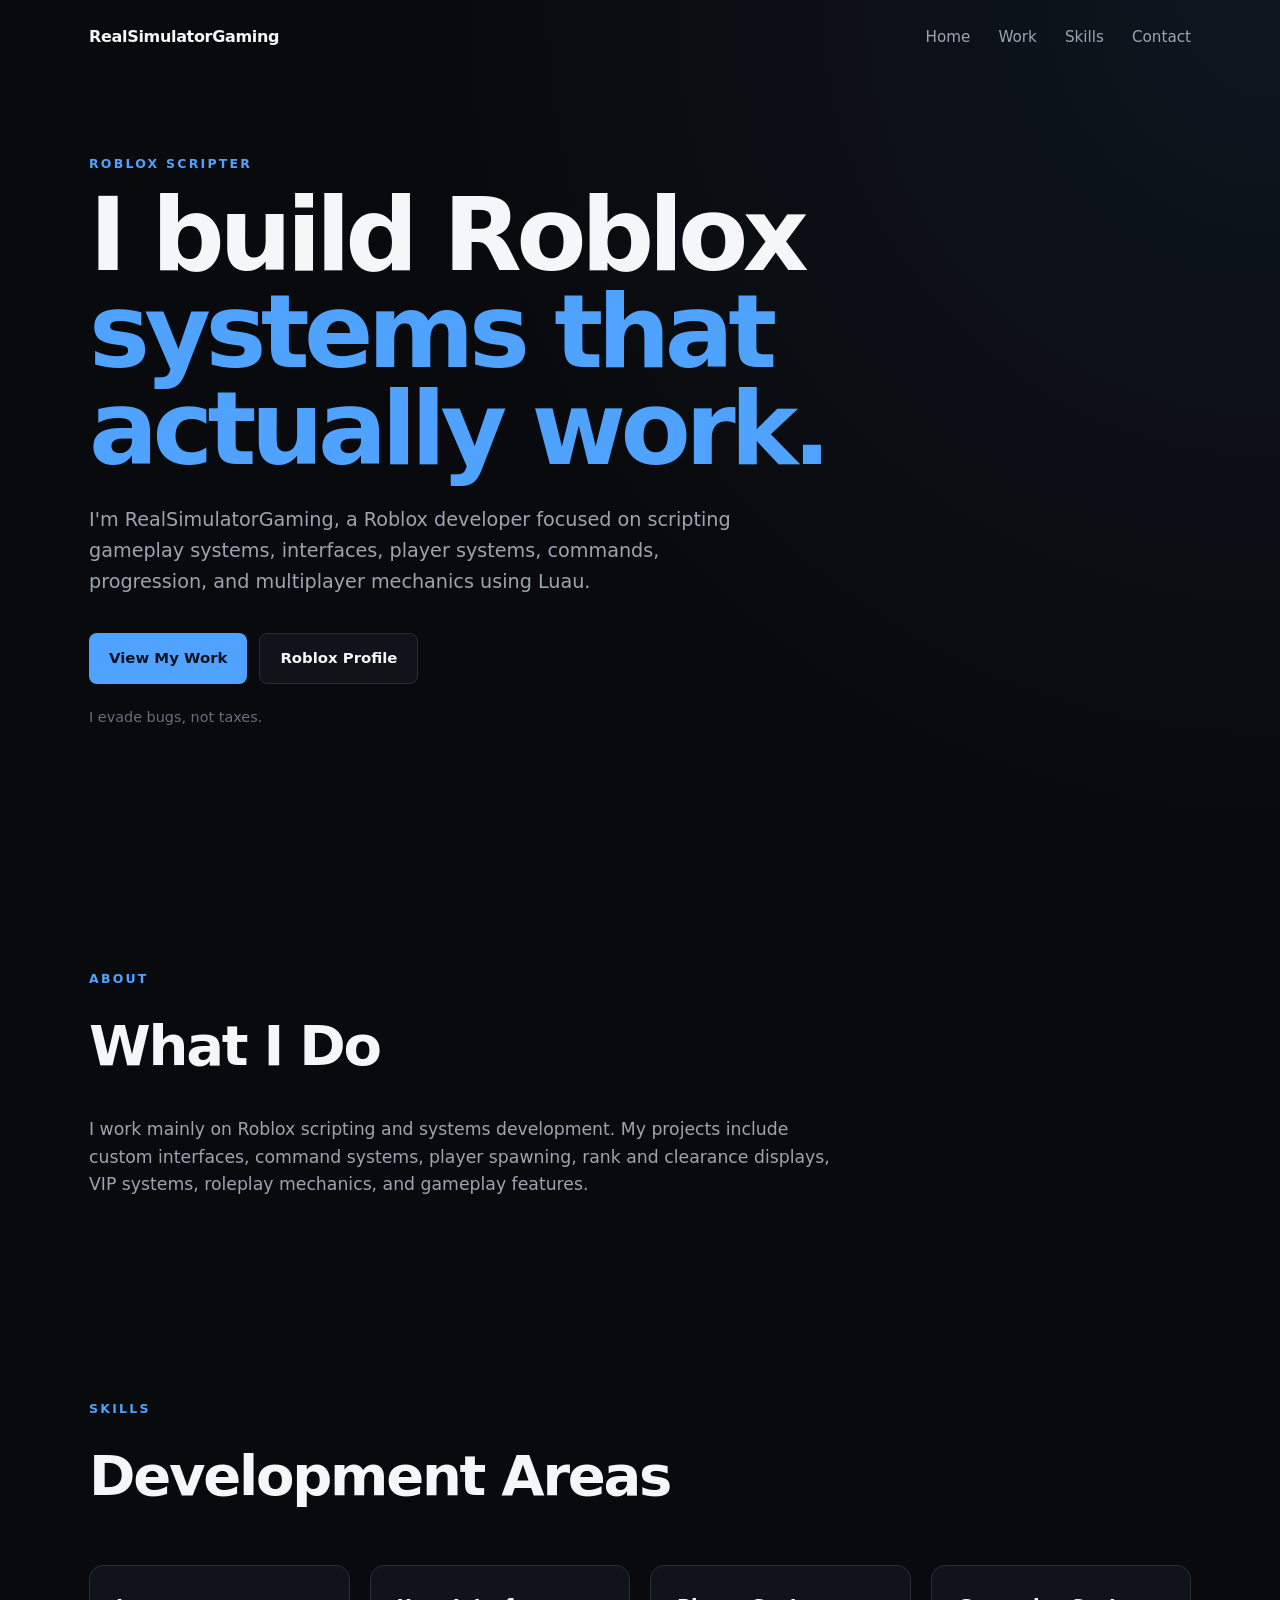
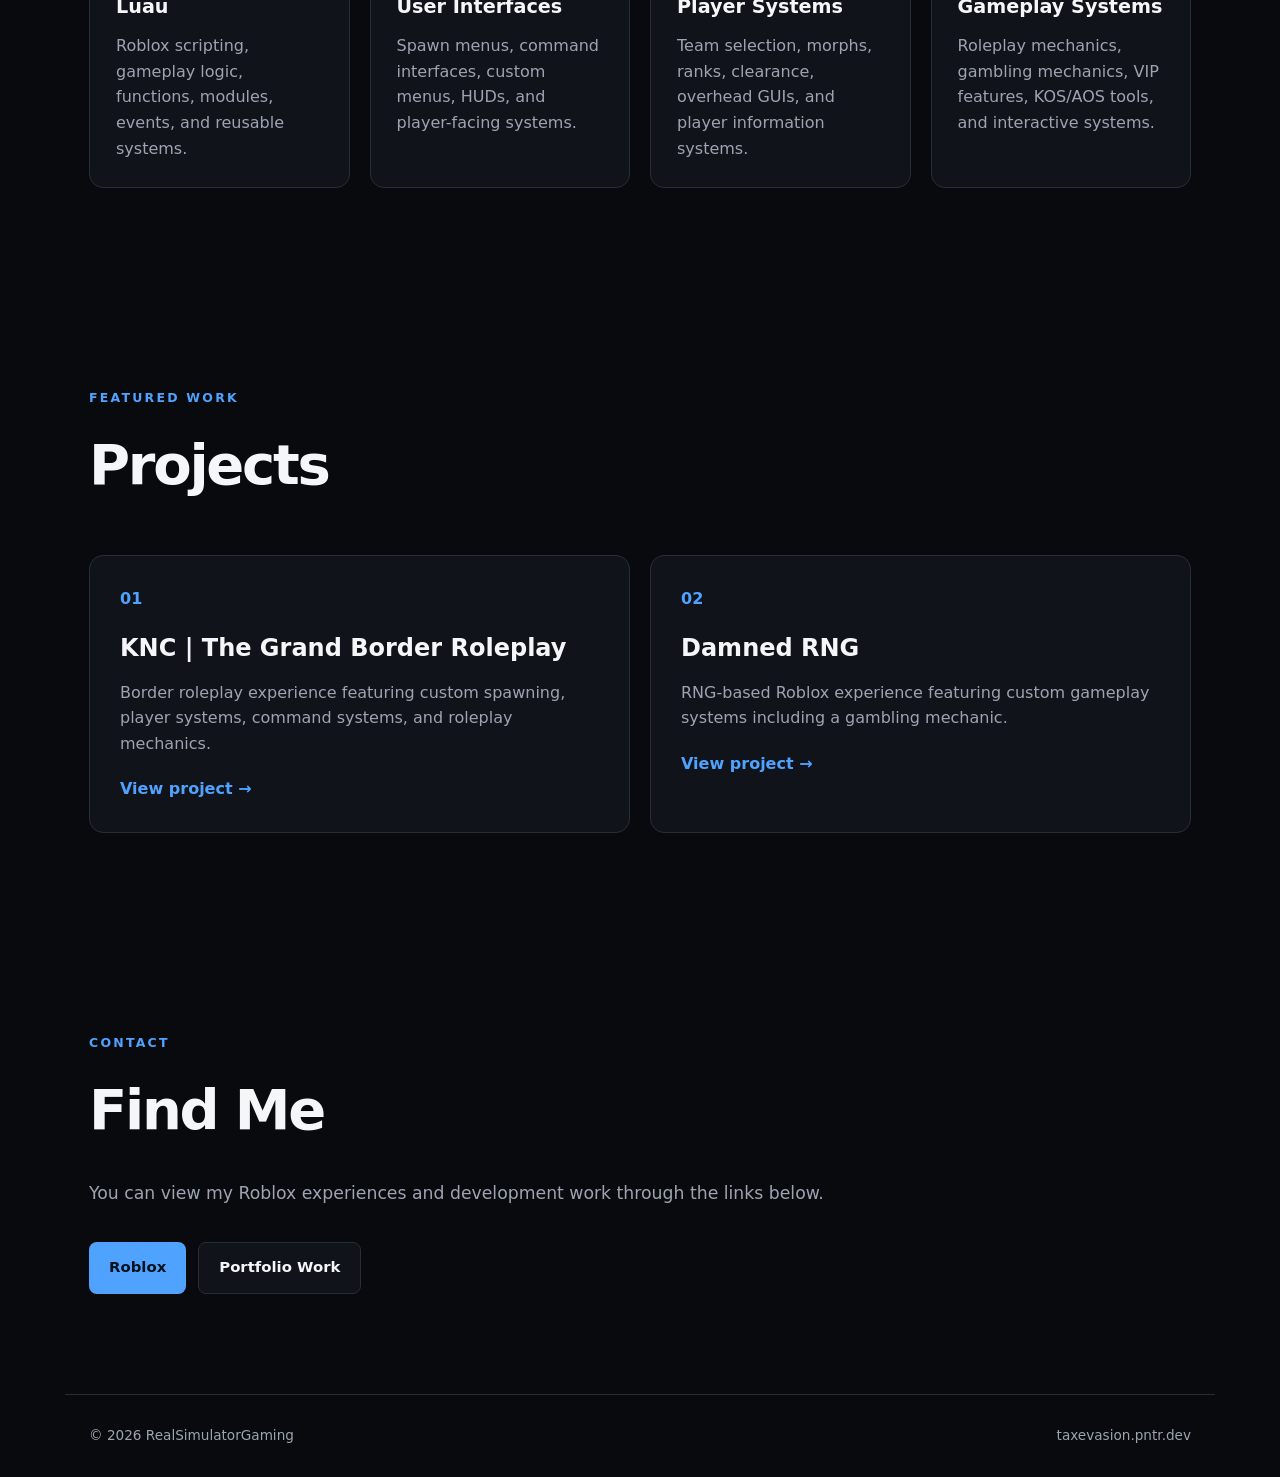
<file: index.html>
<!DOCTYPE html>
<html lang="en">
<head>
    <meta charset="UTF-8">
    <meta name="viewport" content="width=device-width, initial-scale=1.0">

    <title>RealSimulatorGaming | Roblox Scripter</title>

    <meta
        name="description"
        content="Portfolio of RealSimulatorGaming, a Roblox scripter focused on gameplay systems, UI, multiplayer mechanics, and Luau development."
    >

    <link rel="stylesheet" href="style.css">
</head>

<body>

    <nav class="navbar">
        <a href="index.html" class="nav-brand">
            RealSimulatorGaming
        </a>

        <div class="nav-links">
            <a href="index.html">Home</a>
            <a href="work.html">Work</a>
            <a href="#skills">Skills</a>
            <a href="#contact">Contact</a>
        </div>
    </nav>


    <header class="hero">

        <div class="hero-content">

            <p class="eyebrow">
                ROBLOX SCRIPTER
            </p>

            <h1>
                I build Roblox
                <span>systems that actually work.</span>
            </h1>

            <p class="hero-description">
                I'm RealSimulatorGaming, a Roblox developer focused on
                scripting gameplay systems, interfaces, player systems,
                commands, progression, and multiplayer mechanics using Luau.
            </p>

            <div class="hero-buttons">

                <a href="work.html" class="button primary">
                    View My Work
                </a>

                <a
                    href="https://www.roblox.com/users/profile?username=RealSimulatorGaming"
                    target="_blank"
                    rel="noopener noreferrer"
                    class="button secondary"
                >
                    Roblox Profile
                </a>

            </div>

            <p class="hero-joke">
                I evade bugs, not taxes.
            </p>

        </div>

    </header>


    <main>

        <section class="section intro-section">

            <p class="section-label">
                ABOUT
            </p>

            <h2>
                What I Do
            </h2>

            <p class="section-description">
                I work mainly on Roblox scripting and systems development.
                My projects include custom interfaces, command systems,
                player spawning, rank and clearance displays, VIP systems,
                roleplay mechanics, and gameplay features.
            </p>

        </section>


        <section class="section" id="skills">

            <p class="section-label">
                SKILLS
            </p>

            <h2>
                Development Areas
            </h2>

            <div class="skill-grid">

                <article class="skill-card">
                    <h3>Luau</h3>
                    <p>
                        Roblox scripting, gameplay logic, functions,
                        modules, events, and reusable systems.
                    </p>
                </article>

                <article class="skill-card">
                    <h3>User Interfaces</h3>
                    <p>
                        Spawn menus, command interfaces, custom menus,
                        HUDs, and player-facing systems.
                    </p>
                </article>

                <article class="skill-card">
                    <h3>Player Systems</h3>
                    <p>
                        Team selection, morphs, ranks, clearance,
                        overhead GUIs, and player information systems.
                    </p>
                </article>

                <article class="skill-card">
                    <h3>Gameplay Systems</h3>
                    <p>
                        Roleplay mechanics, gambling mechanics,
                        VIP features, KOS/AOS tools, and interactive systems.
                    </p>
                </article>

            </div>

        </section>


        <section class="section featured-section">

            <p class="section-label">
                FEATURED WORK
            </p>

            <h2>
                Projects
            </h2>

            <div class="project-preview-grid">

                <article class="preview-card">

                    <p class="preview-number">
                        01
                    </p>

                    <h3>
                        KNC | The Grand Border Roleplay
                    </h3>

                    <p>
                        Border roleplay experience featuring custom
                        spawning, player systems, command systems,
                        and roleplay mechanics.
                    </p>

                    <a href="work.html#knc" class="text-link">
                        View project →
                    </a>

                </article>


                <article class="preview-card">

                    <p class="preview-number">
                        02
                    </p>

                    <h3>
                        Damned RNG
                    </h3>

                    <p>
                        RNG-based Roblox experience featuring custom
                        gameplay systems including a gambling mechanic.
                    </p>

                    <a href="work.html#damned" class="text-link">
                        View project →
                    </a>

                </article>

            </div>

        </section>


        <section class="section contact-section" id="contact">

            <p class="section-label">
                CONTACT
            </p>

            <h2>
                Find Me
            </h2>

            <p class="section-description">
                You can view my Roblox experiences and development work
                through the links below.
            </p>

            <div class="hero-buttons">

                <a
                    href="https://www.roblox.com/users/profile?username=RealSimulatorGaming"
                    target="_blank"
                    rel="noopener noreferrer"
                    class="button primary"
                >
                    Roblox
                </a>

                <a href="work.html" class="button secondary">
                    Portfolio Work
                </a>

            </div>

        </section>

    </main>


    <footer class="footer">

        <p>
            © <span id="year"></span> RealSimulatorGaming
        </p>

        <p>
            taxevasion.pntr.dev
        </p>

    </footer>


    <script src="script.js"></script>

</body>
</html>
</file>
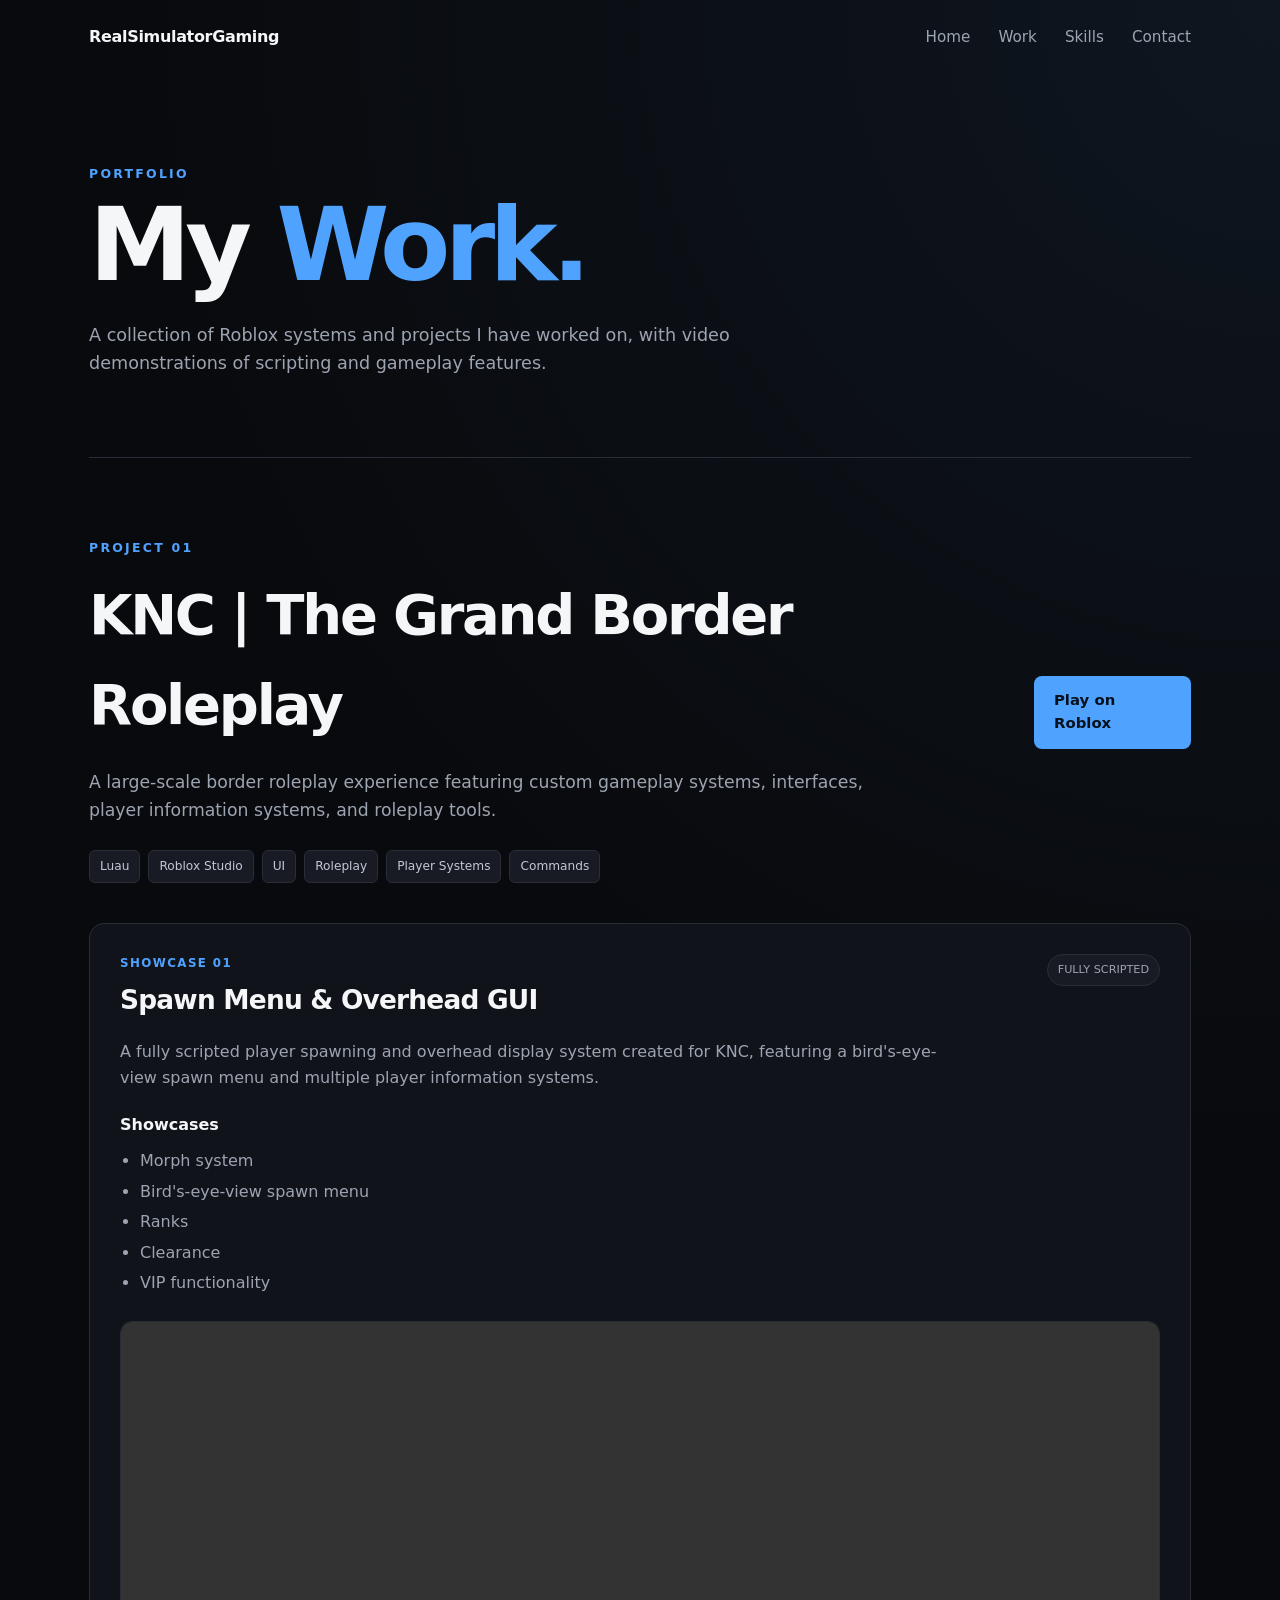
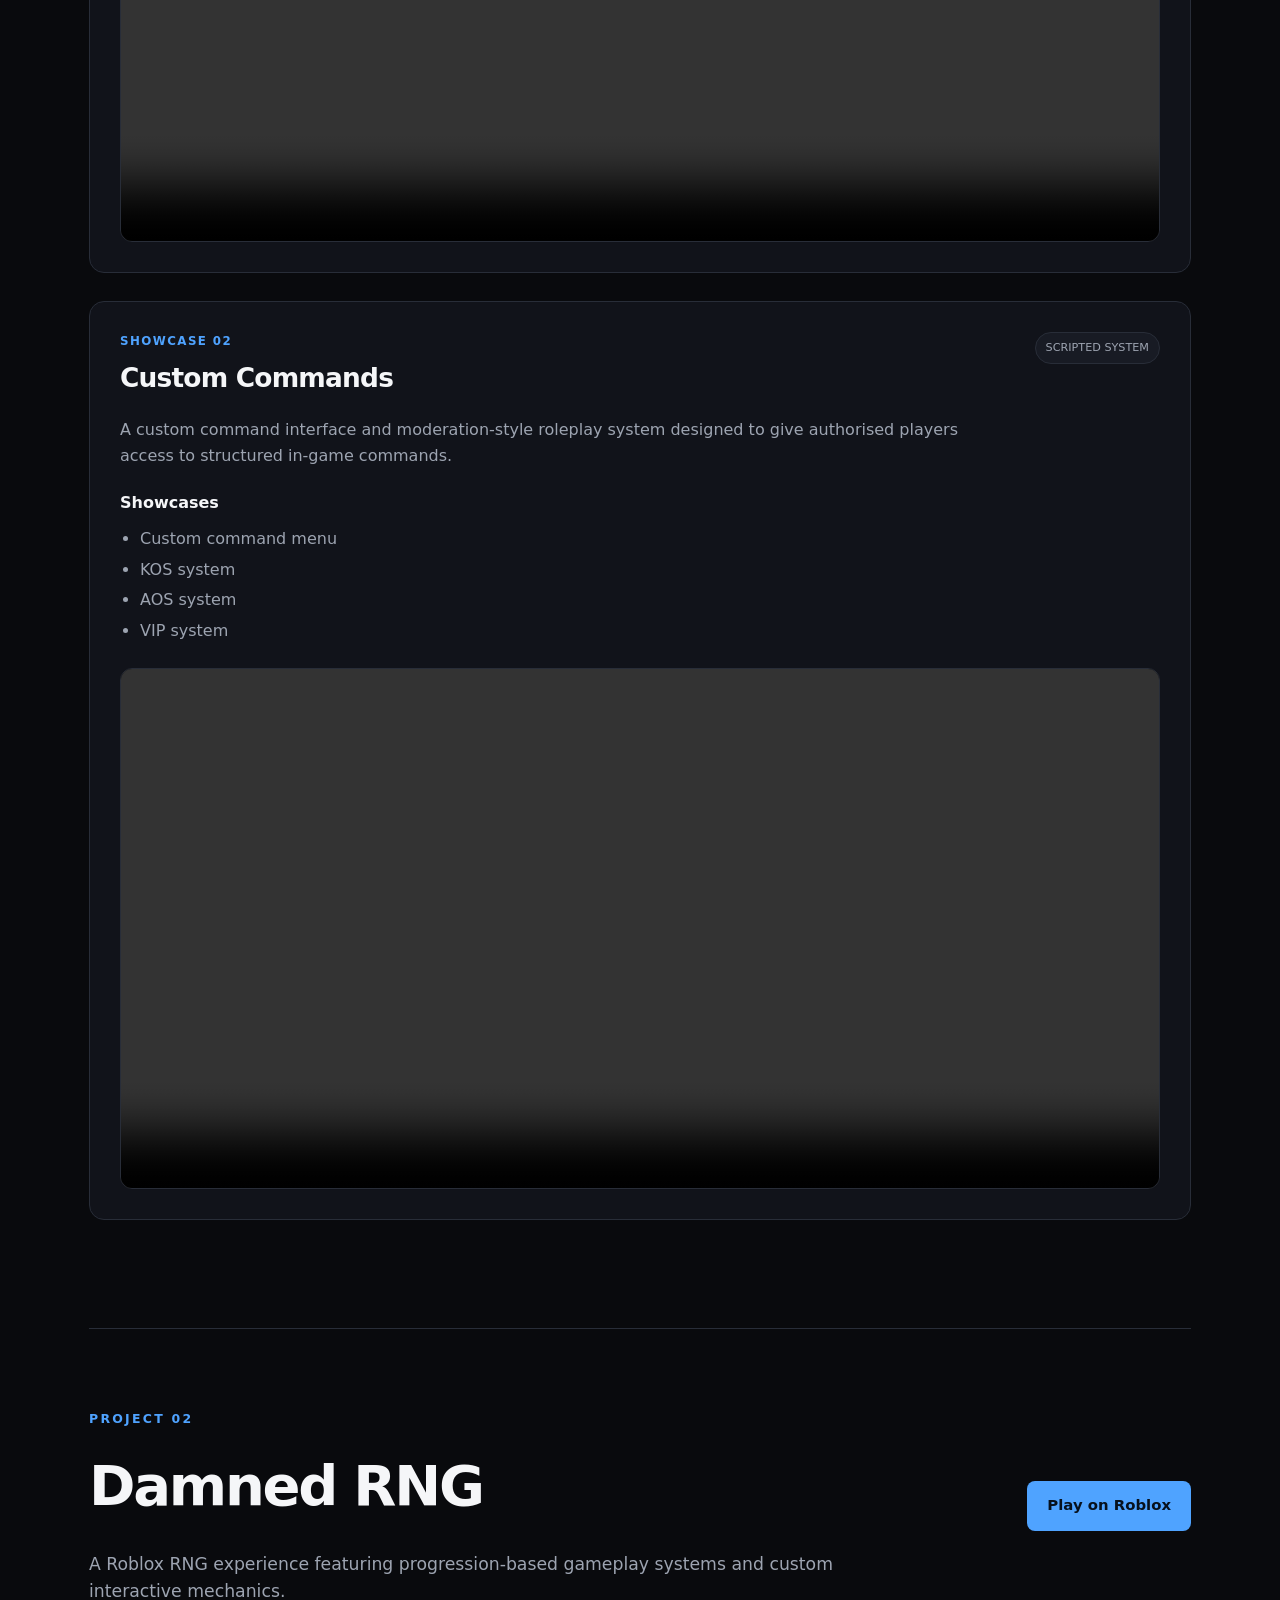
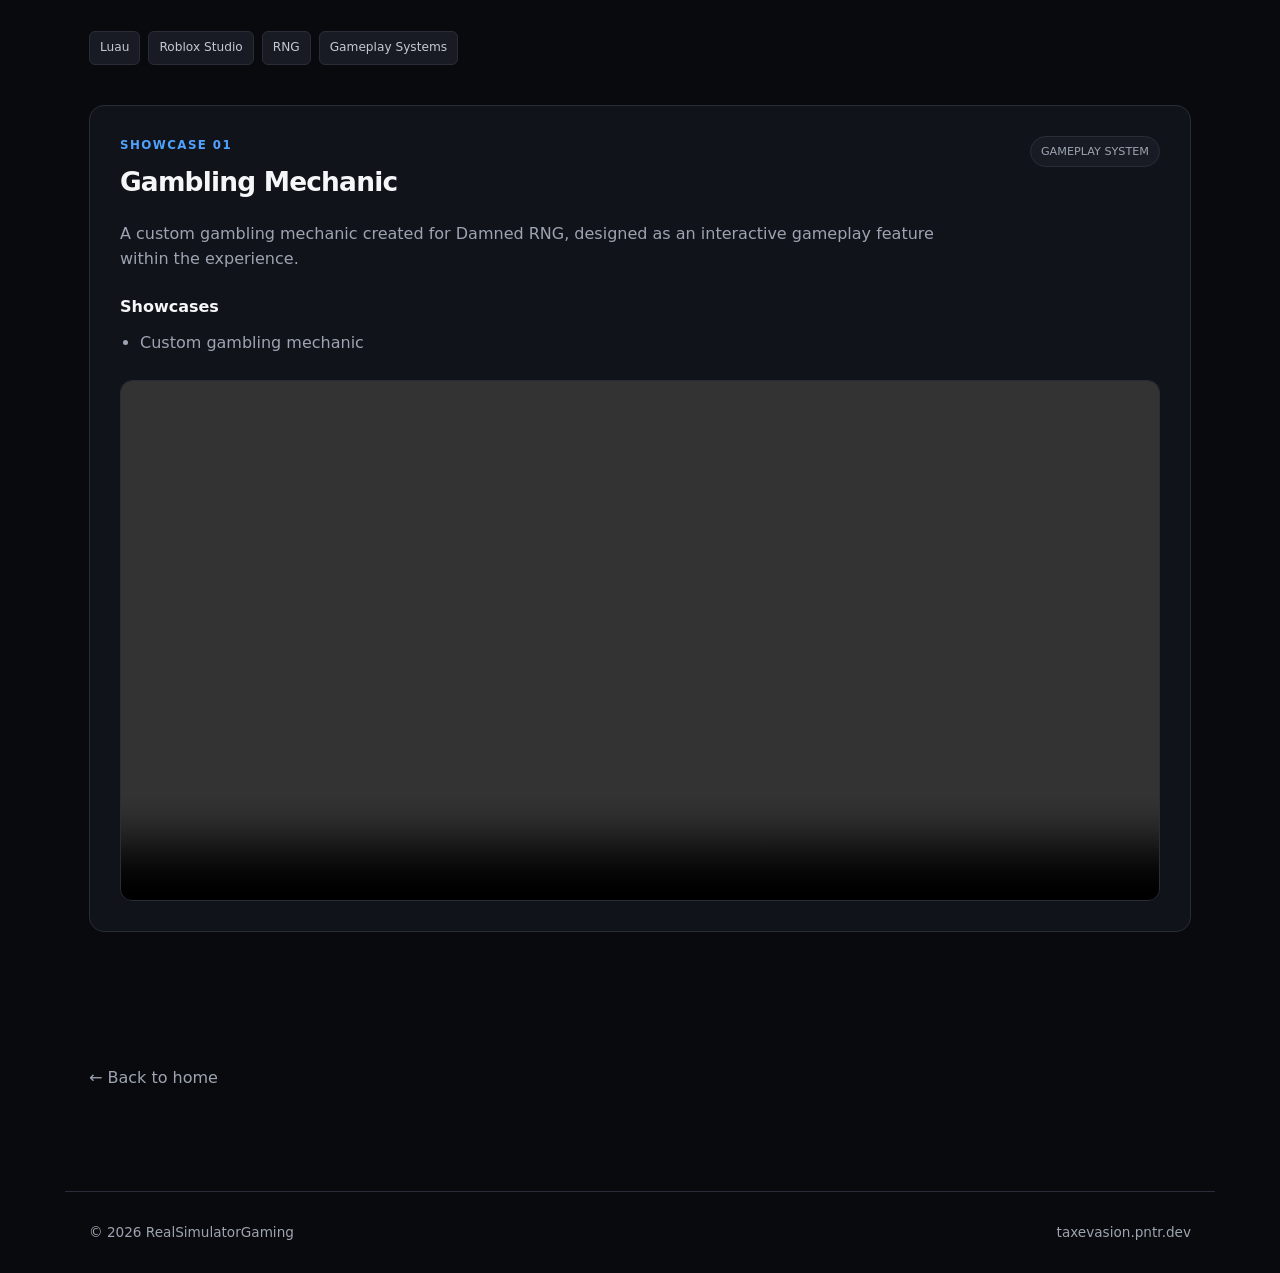
<file: work.html>
<!DOCTYPE html>
<html lang="en">
<head>
    <meta charset="UTF-8">
    <meta name="viewport" content="width=device-width, initial-scale=1.0">

    <title>Work | RealSimulatorGaming</title>

    <meta
        name="description"
        content="Roblox scripting projects and showcase videos by RealSimulatorGaming."
    >

    <link rel="stylesheet" href="style.css">
</head>

<body>

    <nav class="navbar">
        <a href="index.html" class="nav-brand">
            RealSimulatorGaming
        </a>

        <div class="nav-links">
            <a href="index.html">Home</a>
            <a href="work.html">Work</a>
            <a href="index.html#skills">Skills</a>
            <a href="index.html#contact">Contact</a>
        </div>
    </nav>


    <header class="work-hero">

        <p class="eyebrow">
            PORTFOLIO
        </p>

        <h1>
            My <span>Work.</span>
        </h1>

        <p>
            A collection of Roblox systems and projects I have worked on,
            with video demonstrations of scripting and gameplay features.
        </p>

    </header>


    <main class="work-container">


        <!-- KNC -->

        <section class="project-section" id="knc">

            <div class="project-heading">

                <div>
                    <p class="section-label">
                        PROJECT 01
                    </p>

                    <h2>
                        KNC | The Grand Border Roleplay
                    </h2>
                </div>

                <a
                    href="https://www.roblox.com/games/118736175901485/KNC-The-Grand-Border-Roleplay"
                    target="_blank"
                    rel="noopener noreferrer"
                    class="button primary"
                >
                    Play on Roblox
                </a>

            </div>


            <p class="project-description">
                A large-scale border roleplay experience featuring custom
                gameplay systems, interfaces, player information systems,
                and roleplay tools.
            </p>


            <div class="project-tags">
                <span>Luau</span>
                <span>Roblox Studio</span>
                <span>UI</span>
                <span>Roleplay</span>
                <span>Player Systems</span>
                <span>Commands</span>
            </div>


            <!-- VIDEO 1 -->

            <article class="showcase-card">

                <div class="showcase-header">

                    <div>
                        <p class="showcase-number">
                            SHOWCASE 01
                        </p>

                        <h3>
                            Spawn Menu & Overhead GUI
                        </h3>
                    </div>

                    <span class="status-badge">
                        FULLY SCRIPTED
                    </span>

                </div>


                <p class="showcase-description">
                    A fully scripted player spawning and overhead display
                    system created for KNC, featuring a bird's-eye-view
                    spawn menu and multiple player information systems.
                </p>


                <h4>
                    Showcases
                </h4>

                <ul class="feature-list">
                    <li>Morph system</li>
                    <li>Bird's-eye-view spawn menu</li>
                    <li>Ranks</li>
                    <li>Clearance</li>
                    <li>VIP functionality</li>
                </ul>


                <video
                    class="project-video"
                    controls
                    preload="metadata"
                >
                    <source
                        src="knc-spawn-menu-overhead-gui.mp4"
                        type="video/mp4"
                    >

                    Your browser does not support video playback.
                </video>

            </article>


            <!-- VIDEO 2 -->

            <article class="showcase-card">

                <div class="showcase-header">

                    <div>
                        <p class="showcase-number">
                            SHOWCASE 02
                        </p>

                        <h3>
                            Custom Commands
                        </h3>
                    </div>

                    <span class="status-badge">
                        SCRIPTED SYSTEM
                    </span>

                </div>


                <p class="showcase-description">
                    A custom command interface and moderation-style roleplay
                    system designed to give authorised players access to
                    structured in-game commands.
                </p>


                <h4>
                    Showcases
                </h4>

                <ul class="feature-list">
                    <li>Custom command menu</li>
                    <li>KOS system</li>
                    <li>AOS system</li>
                    <li>VIP system</li>
                </ul>


                <video
                    class="project-video"
                    controls
                    preload="metadata"
                >
                    <source
                        src="knc-custom-commands.mp4"
                        type="video/mp4"
                    >

                    Your browser does not support video playback.
                </video>

            </article>

        </section>


        <!-- DAMNED -->

        <section class="project-section" id="damned">

            <div class="project-heading">

                <div>
                    <p class="section-label">
                        PROJECT 02
                    </p>

                    <h2>
                        Damned RNG
                    </h2>
                </div>

                <a
                    href="https://www.roblox.com/games/101417776513012/Damned-RNG"
                    target="_blank"
                    rel="noopener noreferrer"
                    class="button primary"
                >
                    Play on Roblox
                </a>

            </div>


            <p class="project-description">
                A Roblox RNG experience featuring progression-based gameplay
                systems and custom interactive mechanics.
            </p>


            <div class="project-tags">
                <span>Luau</span>
                <span>Roblox Studio</span>
                <span>RNG</span>
                <span>Gameplay Systems</span>
            </div>


            <!-- VIDEO 3 -->

            <article class="showcase-card">

                <div class="showcase-header">

                    <div>
                        <p class="showcase-number">
                            SHOWCASE 01
                        </p>

                        <h3>
                            Gambling Mechanic
                        </h3>
                    </div>

                    <span class="status-badge">
                        GAMEPLAY SYSTEM
                    </span>

                </div>


                <p class="showcase-description">
                    A custom gambling mechanic created for Damned RNG,
                    designed as an interactive gameplay feature within
                    the experience.
                </p>


                <h4>
                    Showcases
                </h4>

                <ul class="feature-list">
                    <li>Custom gambling mechanic</li>
                </ul>


                <video
                    class="project-video"
                    controls
                    preload="metadata"
                >
                    <source
                        src="damned-gambling-mechanic.mp4"
                        type="video/mp4"
                    >

                    Your browser does not support video playback.
                </video>

            </article>

        </section>


        <a href="index.html" class="back-link">
            ← Back to home
        </a>

    </main>


    <footer class="footer">

        <p>
            © <span id="year"></span> RealSimulatorGaming
        </p>

        <p>
            taxevasion.pntr.dev
        </p>

    </footer>


    <script src="script.js"></script>

</body>
</html>
</file>
<file: style.css>
:root {
    --background: #090a0d;
    --surface: #11131a;
    --surface-light: #181b24;

    --text: #f5f6f8;
    --muted: #9da4b1;

    --accent: #4fa3ff;
    --accent-hover: #2f8df2;

    --border: #282d38;

    --danger: #ff5d5d;

    --max-width: 1150px;
}


* {
    box-sizing: border-box;
    margin: 0;
    padding: 0;
}


html {
    scroll-behavior: smooth;
}


body {
    background:
        radial-gradient(
            circle at top right,
            rgba(79, 163, 255, 0.08),
            transparent 25%
        ),
        var(--background);

    color: var(--text);

    font-family:
        Inter,
        system-ui,
        -apple-system,
        BlinkMacSystemFont,
        "Segoe UI",
        sans-serif;

    line-height: 1.6;
}


a {
    color: inherit;
    text-decoration: none;
}


img,
video {
    max-width: 100%;
}


/* NAVIGATION */

.navbar {
    width: 100%;
    max-width: var(--max-width);

    margin: 0 auto;
    padding: 24px;

    display: flex;
    justify-content: space-between;
    align-items: center;

    position: relative;
    z-index: 20;
}


.nav-brand {
    font-weight: 800;
    font-size: 1rem;

    letter-spacing: -0.02em;
}


.nav-links {
    display: flex;
    gap: 28px;
}


.nav-links a {
    color: var(--muted);

    font-size: 0.95rem;

    transition: color 0.2s ease;
}


.nav-links a:hover {
    color: var(--text);
}


/* HERO */

.hero {
    min-height: 80vh;

    display: flex;
    align-items: center;

    max-width: var(--max-width);

    margin: 0 auto;
    padding: 80px 24px 140px;
}


.hero-content {
    max-width: 900px;
}


.eyebrow,
.section-label {
    color: var(--accent);

    font-size: 0.78rem;
    font-weight: 800;

    letter-spacing: 0.18em;

    margin-bottom: 12px;
}


.hero h1,
.work-hero h1 {
    font-size: clamp(3rem, 8vw, 6.5rem);

    line-height: 0.95;

    letter-spacing: -0.055em;

    margin-bottom: 28px;
}


.hero h1 span,
.work-hero h1 span {
    color: var(--accent);
}


.hero-description {
    max-width: 680px;

    color: var(--muted);

    font-size: 1.2rem;
}


.hero-buttons {
    margin-top: 35px;

    display: flex;
    gap: 12px;

    flex-wrap: wrap;
}


.button {
    display: inline-flex;
    align-items: center;
    justify-content: center;

    padding: 13px 20px;

    border-radius: 8px;

    font-size: 0.93rem;
    font-weight: 750;

    transition:
        transform 0.2s ease,
        background 0.2s ease,
        border-color 0.2s ease;
}


.button:hover {
    transform: translateY(-2px);
}


.button.primary {
    background: var(--accent);
    color: #07111d;
}


.button.primary:hover {
    background: var(--accent-hover);
}


.button.secondary {
    background: var(--surface);

    border: 1px solid var(--border);
}


.button.secondary:hover {
    border-color: #465065;
}


.hero-joke {
    margin-top: 22px;

    color: #666e7c;

    font-size: 0.9rem;
}


/* GENERAL SECTIONS */

.section {
    max-width: var(--max-width);

    margin: 0 auto;

    padding: 100px 24px;
}


.section h2,
.project-section h2 {
    font-size: clamp(2.2rem, 5vw, 3.5rem);

    letter-spacing: -0.04em;

    margin-bottom: 25px;
}


.section-description {
    max-width: 760px;

    color: var(--muted);

    font-size: 1.08rem;
}


/* SKILLS */

.skill-grid {
    display: grid;

    grid-template-columns:
        repeat(auto-fit, minmax(220px, 1fr));

    gap: 20px;

    margin-top: 45px;
}


.skill-card {
    background: var(--surface);

    border: 1px solid var(--border);
    border-radius: 14px;

    padding: 26px;

    transition:
        transform 0.2s ease,
        border-color 0.2s ease;
}


.skill-card:hover {
    transform: translateY(-4px);
    border-color: #3a4354;
}


.skill-card h3 {
    margin-bottom: 10px;

    font-size: 1.2rem;
}


.skill-card p {
    color: var(--muted);
}


/* HOME PROJECT PREVIEWS */

.project-preview-grid {
    display: grid;

    grid-template-columns:
        repeat(auto-fit, minmax(280px, 1fr));

    gap: 20px;

    margin-top: 45px;
}


.preview-card {
    background: var(--surface);

    border: 1px solid var(--border);
    border-radius: 14px;

    padding: 30px;
}


.preview-number {
    color: var(--accent);

    font-weight: 800;

    margin-bottom: 18px;
}


.preview-card h3 {
    font-size: 1.5rem;

    margin-bottom: 12px;
}


.preview-card > p:not(.preview-number) {
    color: var(--muted);

    margin-bottom: 20px;
}


.text-link {
    color: var(--accent);

    font-weight: 700;
}


/* WORK PAGE */

.work-hero {
    max-width: var(--max-width);

    margin: 0 auto;

    padding: 90px 24px 80px;
}


.work-hero > p:last-child {
    max-width: 720px;

    color: var(--muted);

    font-size: 1.1rem;
}


.work-container {
    max-width: var(--max-width);

    margin: 0 auto;

    padding: 0 24px 100px;
}


.project-section {
    padding: 80px 0;

    border-top: 1px solid var(--border);
}


.project-heading {
    display: flex;

    justify-content: space-between;
    align-items: flex-end;

    gap: 25px;

    margin-bottom: 20px;
}


.project-heading h2 {
    margin-bottom: 0;
}


.project-description {
    max-width: 820px;

    color: var(--muted);

    font-size: 1.08rem;

    margin-bottom: 25px;
}


.project-tags {
    display: flex;

    gap: 8px;

    flex-wrap: wrap;

    margin-bottom: 40px;
}


.project-tags span {
    background: var(--surface-light);

    border: 1px solid var(--border);

    color: #c3c9d3;

    padding: 6px 10px;

    border-radius: 6px;

    font-size: 0.76rem;
}


/* SHOWCASE CARDS */

.showcase-card {
    background: var(--surface);

    border: 1px solid var(--border);
    border-radius: 15px;

    padding: 30px;

    margin-bottom: 28px;

    transition:
        transform 0.2s ease,
        border-color 0.2s ease;
}


.showcase-card:hover {
    transform: translateY(-3px);

    border-color: #3d475b;
}


.showcase-header {
    display: flex;

    justify-content: space-between;
    align-items: flex-start;

    gap: 20px;

    margin-bottom: 18px;
}


.showcase-number {
    color: var(--accent);

    font-size: 0.74rem;
    font-weight: 800;

    letter-spacing: 0.12em;

    margin-bottom: 6px;
}


.showcase-card h3 {
    font-size: 1.65rem;

    letter-spacing: -0.03em;
}


.status-badge {
    border: 1px solid var(--border);

    background: var(--surface-light);

    color: var(--muted);

    padding: 6px 10px;

    border-radius: 999px;

    font-size: 0.7rem;

    white-space: nowrap;
}


.showcase-description {
    max-width: 850px;

    color: var(--muted);

    margin-bottom: 22px;
}


.showcase-card h4 {
    margin-bottom: 10px;
}


.feature-list {
    padding-left: 20px;

    color: var(--muted);

    margin-bottom: 25px;
}


.feature-list li {
    margin-bottom: 5px;
}


/* VIDEOS */

.project-video {
    display: block;

    width: 100%;

    background: #000;

    border: 1px solid var(--border);
    border-radius: 12px;

    margin-top: 20px;
}


.project-video:focus {
    outline: 2px solid var(--accent);
    outline-offset: 3px;
}


/* BACK LINK */

.back-link {
    display: inline-block;

    color: var(--muted);

    margin-top: 25px;
}


.back-link:hover {
    color: var(--text);
}


/* FOOTER */

.footer {
    max-width: var(--max-width);

    margin: 0 auto;

    padding: 30px 24px;

    border-top: 1px solid var(--border);

    color: var(--muted);

    font-size: 0.85rem;

    display: flex;
    justify-content: space-between;

    gap: 15px;
}


/* SCROLL ANIMATION */

.reveal {
    opacity: 0;

    transform: translateY(25px);

    transition:
        opacity 0.65s ease,
        transform 0.65s ease;
}


.reveal.visible {
    opacity: 1;

    transform: translateY(0);
}


/* MOBILE */

@media (max-width: 760px) {

    .nav-links {
        display: none;
    }


    .hero {
        min-height: auto;

        padding-top: 70px;
        padding-bottom: 110px;
    }


    .hero h1,
    .work-hero h1 {
        font-size: clamp(3rem, 14vw, 5rem);
    }


    .project-heading {
        align-items: flex-start;
        flex-direction: column;
    }


    .showcase-header {
        flex-direction: column;
    }


    .status-badge {
        align-self: flex-start;
    }


    .footer {
        flex-direction: column;
    }

}


@media (max-width: 480px) {

    .navbar,
    .hero,
    .section,
    .work-hero,
    .work-container,
    .footer {
        padding-left: 18px;
        padding-right: 18px;
    }


    .showcase-card {
        padding: 22px;
    }


    .hero-buttons {
        flex-direction: column;
    }


    .button {
        width: 100%;
    }

}
</file>
